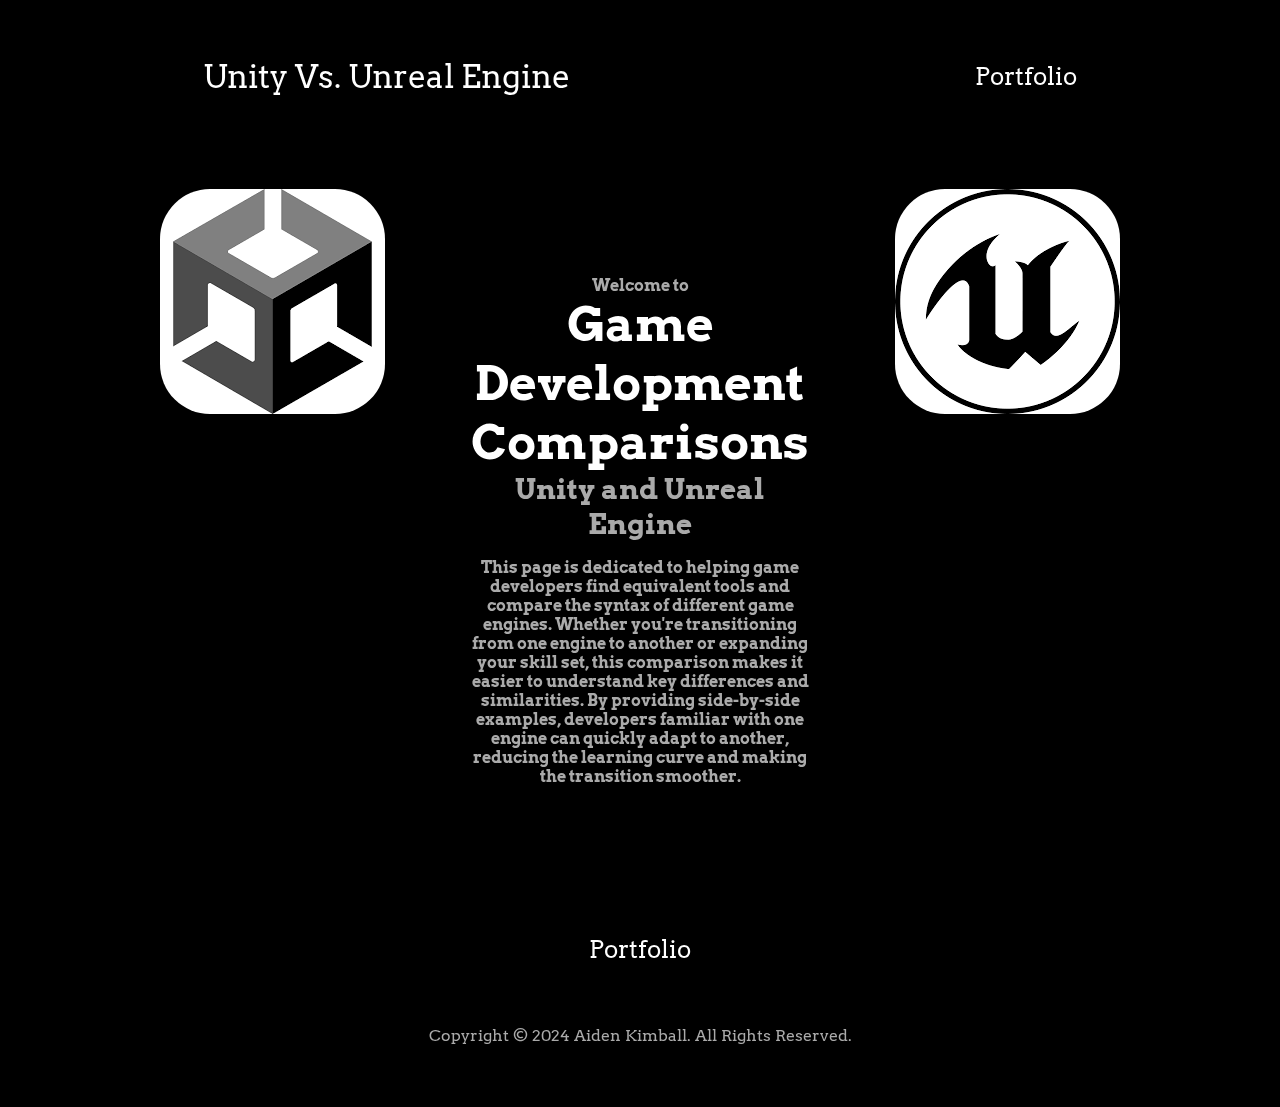
<file: comparison.html>
<!DOCTYPE html>
<html lang="en">
  <head>
    <meta charset="UTF-8">
    <meta name="viewport" content="width=device-width, initial-scale=1.0">
    <title>Comparison</title><!--This shows up by the tab not on the page-->
    <link rel="stylesheet" href="stylecomp.css">
    <link rel="stylesheet" href="mediaqueries.css">
    <link rel="website icon" type="png" href="Assets/portfolio-logo.png"><!--change this later when you have a new image-->
  </head>
    <body> 
      <nav id="desktop-nav">
            <div class="logo">Unity Vs. Unreal Engine</div>
            <div>
                <ul class="nav-links">
                    <li><a href="index.html">Portfolio</a></li>
                </ul>
            </div>
      </nav>
      <nav id="hamburger-nav">
            <div class="logo">Aiden Kimball</div>
            <div class="hamburger-menu">
                <div class="hamburger-icon" onclick="toggleMenu()">
                    <span></span>
                    <span></span>
                    <span></span>
                </div>
                <div class="menu-links">
                    <li><a href="index.html">Portfolio</a></li>
                </div>
            </div>
      </nav>
      <section id="about">
        <div class="section__pic-container">
            <img src="./Assets/Unity Logo.png" alt="Unity Logo" />
          </div>
            <div class="section__text">
              <p class="section__text__p1">Welcome to</p>
              <h1 class="title">Game Development Comparisons</h1>
              <p class="section__text__p2">Unity and Unreal Engine</p>
              <p class="section__text__p1">This page is dedicated to helping game developers find equivalent tools and compare the 
                syntax of different game engines. 
                Whether you're transitioning from one engine to another or expanding your skill set, this comparison makes 
                it easier to understand key differences and similarities.
                 By providing side-by-side examples, developers familiar with one engine can quickly adapt to another, 
                 reducing the learning curve and making the transition smoother.</p>
            </div>
            <div class="section__pic-container">
                <img src="./Assets/UnrealEngine.png" alt="Unreal Logo" />
              </div>
      </section>
                <footer>
                    <nav>
                      <div class="nav-links-container">
                        <ul class="nav-links">
                            <li><a href="index.html">Portfolio</a></li>
                        </ul>
                      </div>
                    </nav>
                    <p>Copyright &#169; 2024 Aiden Kimball. All Rights Reserved.</p>
                </footer>
        <script src="script.js"></script>  
    </body>
</html>
</file>
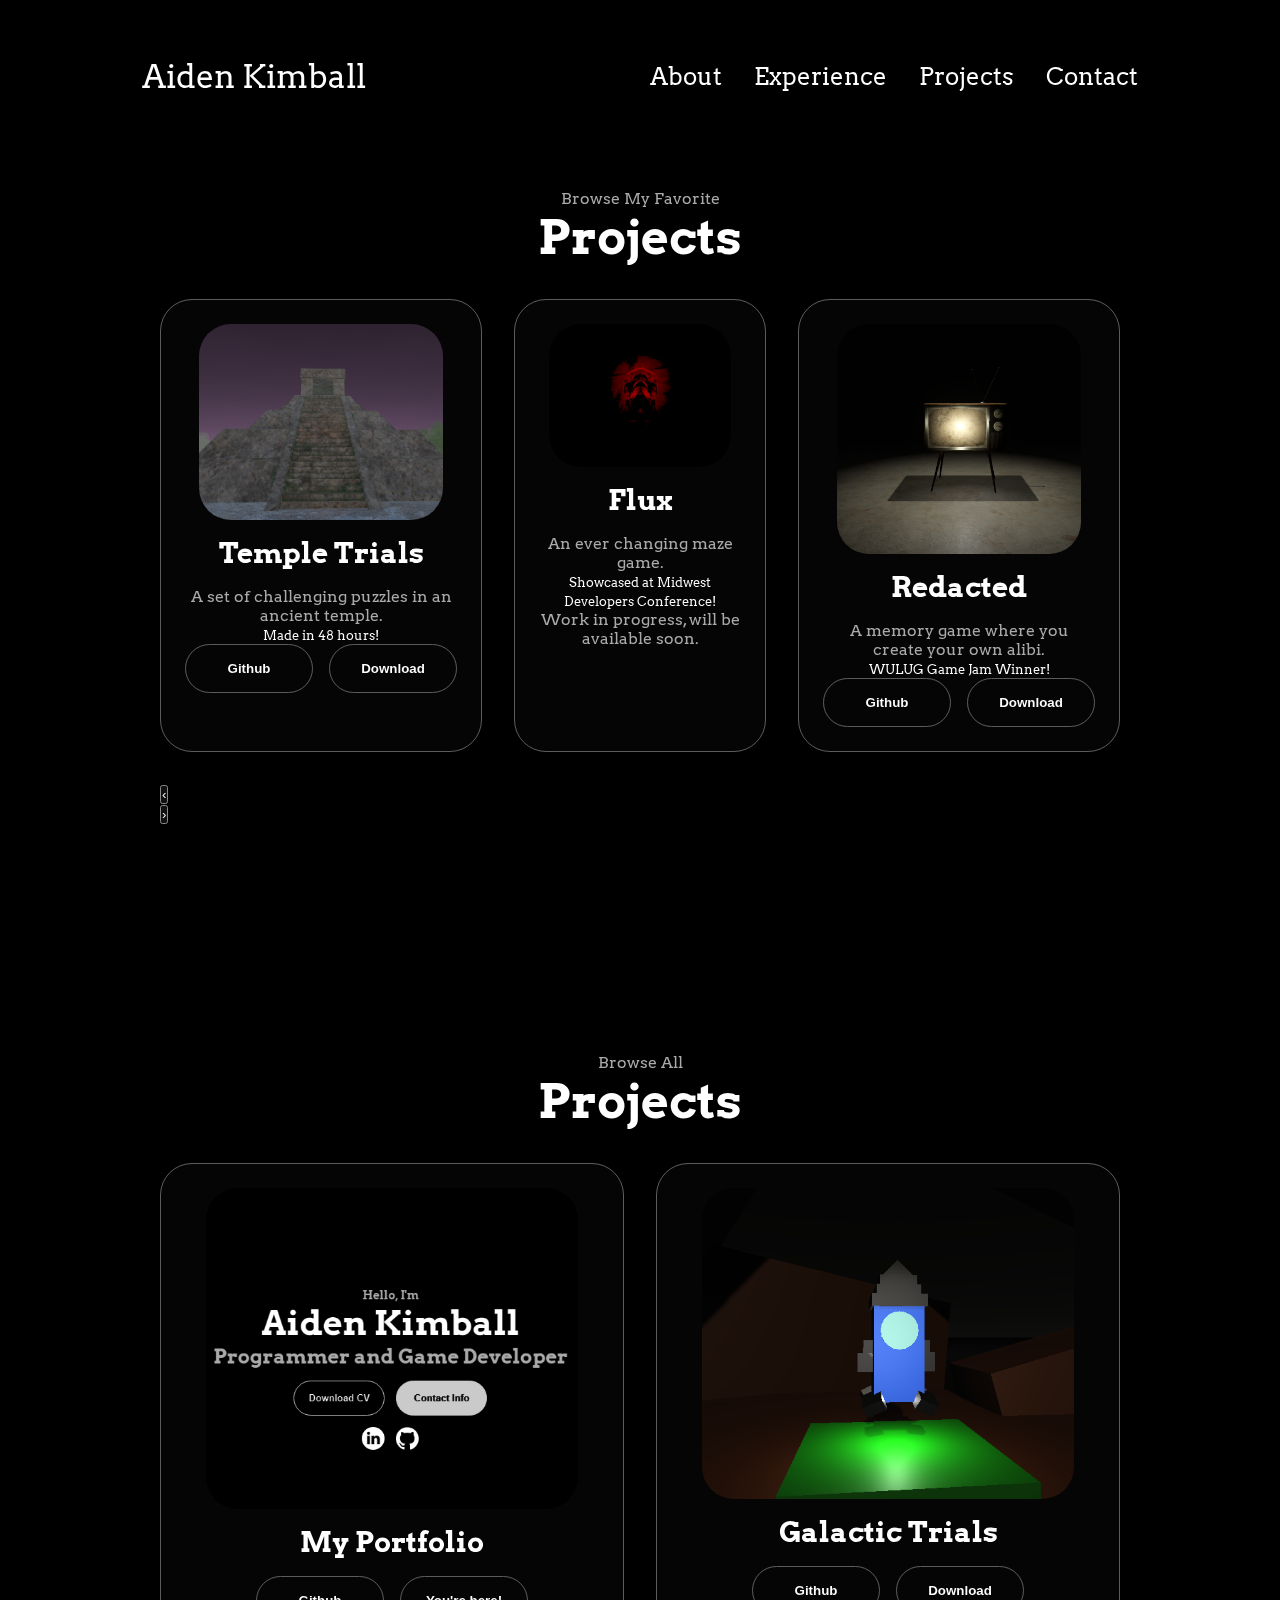
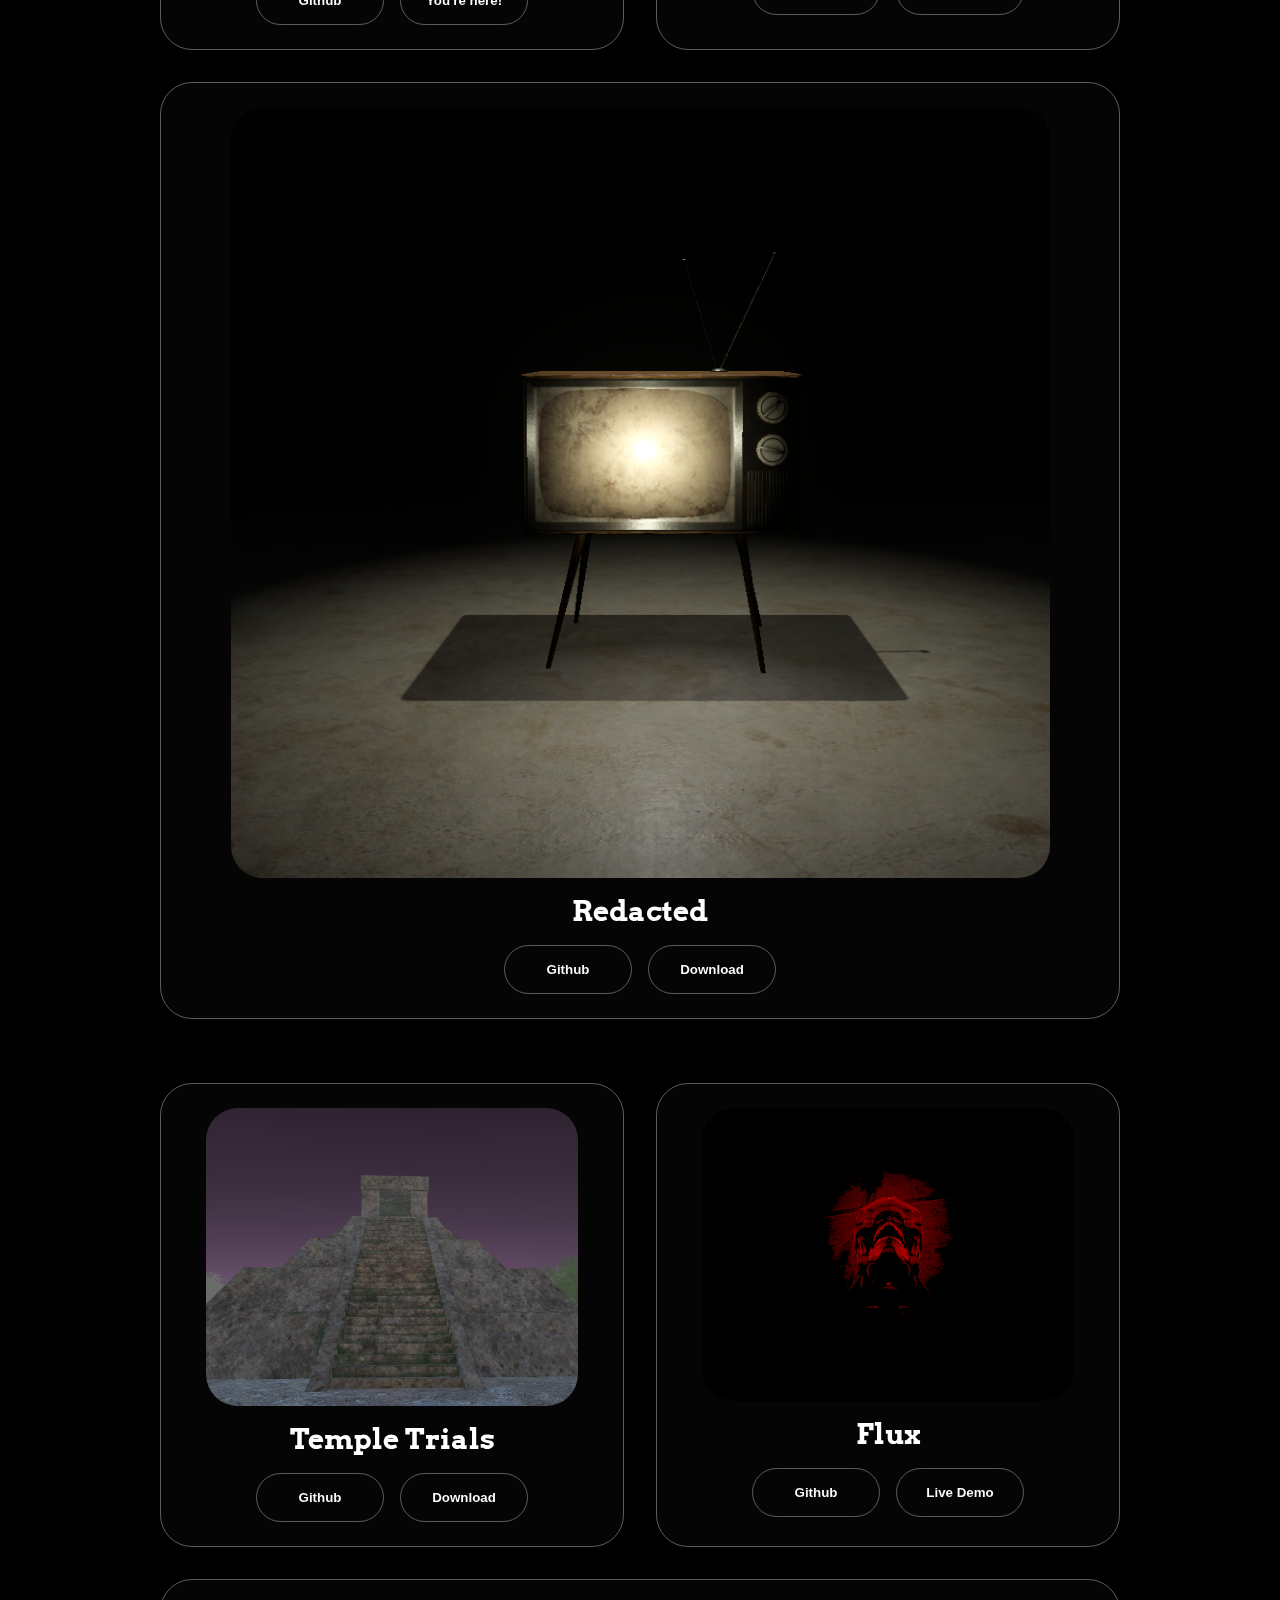
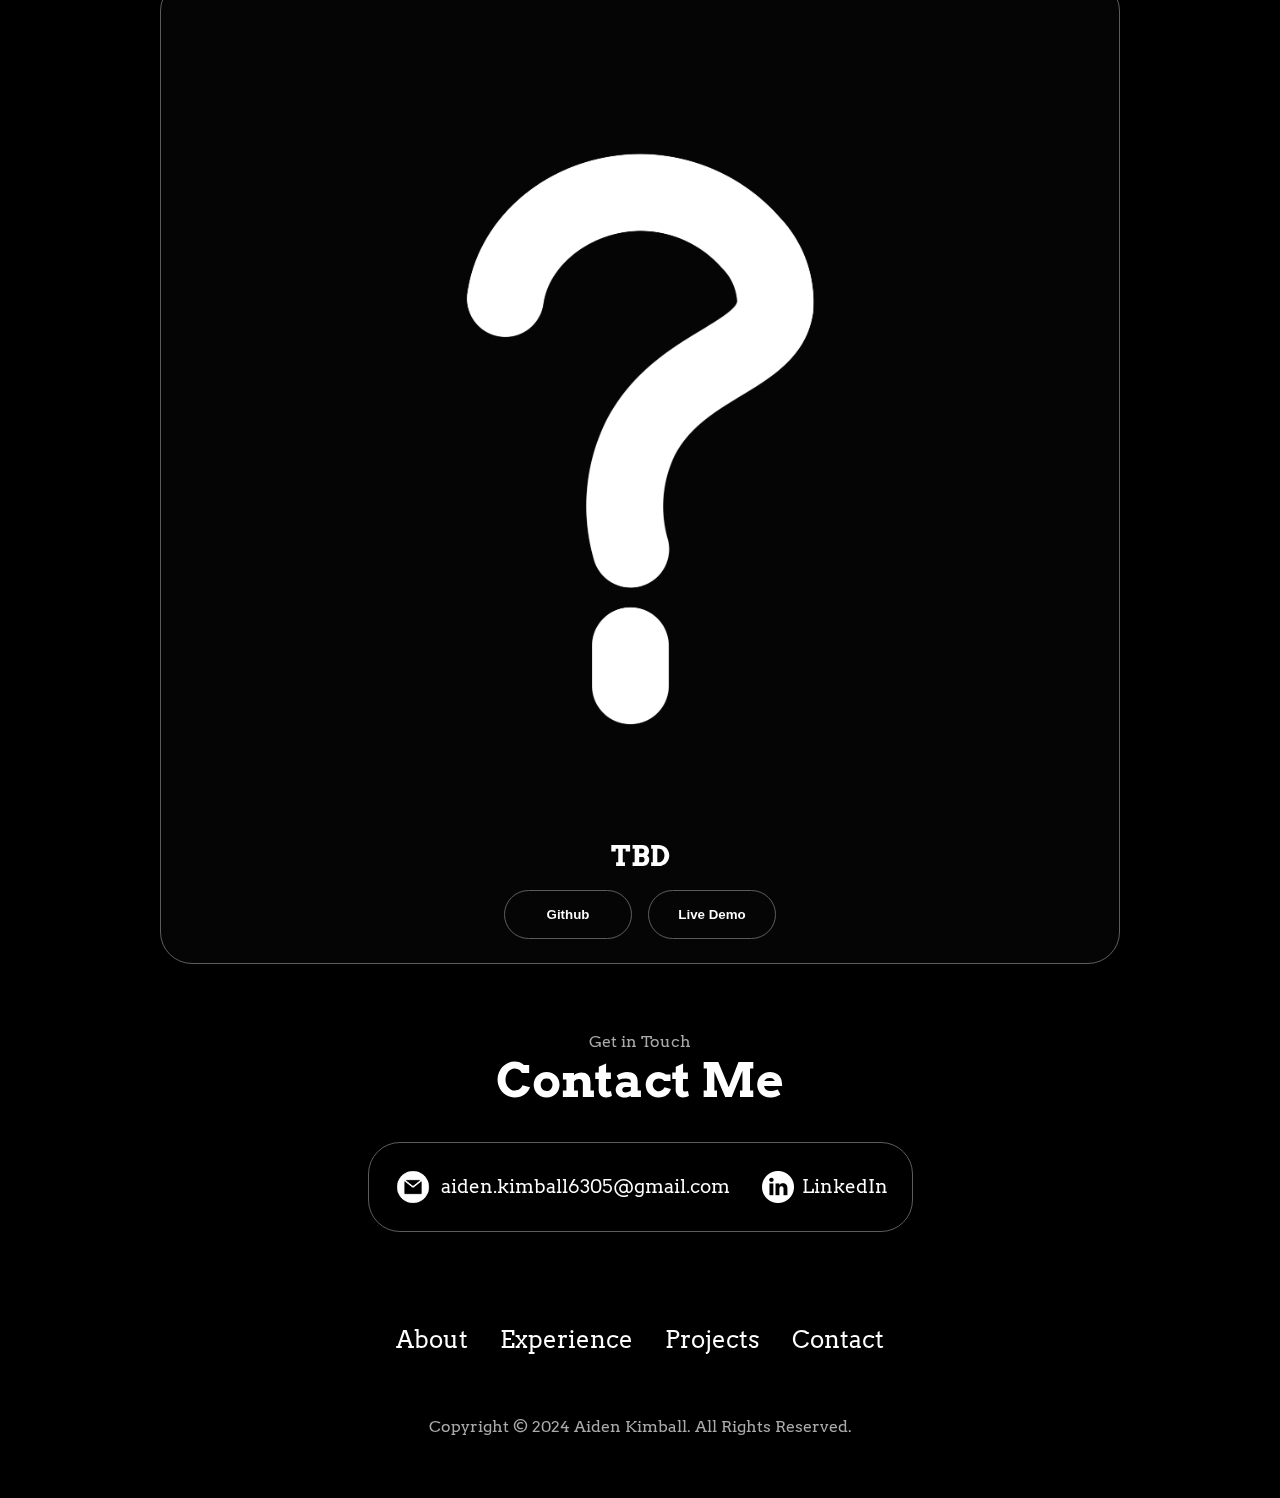
<file: projects.html>
<!DOCTYPE html>
<html lang="en">
  <head>
    <meta charset="UTF-8" />
    <meta name="viewport" content="width=device-width, initial-scale=1.0" />
    <title>My Projects</title>
    <link rel="stylesheet" href="style.css" />
    <link rel="stylesheet" href="mediaqueries.css" />
    <link rel="website icon" type="png" href="Assets/Icons/portfolio-logo.png" />
  </head>

  <body>
    <!-- ==================== NAVIGATION ==================== -->
    <!-- Desktop Navigation -->
    <nav id="desktop-nav">
      <div class="logo">Aiden Kimball</div>
      <div>
        <ul class="nav-links">
          <li><a href="index.html#about">About</a></li>
          <li><a href="index.html#experience">Experience</a></li>
          <li><a href="#projects">Projects</a></li>
          <li><a href="#contact">Contact</a></li>
        </ul>
      </div>
    </nav>

    <!-- Mobile Navigation -->
    <nav id="hamburger-nav">
      <div class="logo">Aiden Kimball</div>
      <div class="hamburger-menu">
        <div class="hamburger-icon" onclick="toggleMenu()">
          <span></span>
          <span></span>
          <span></span>
        </div>
        <div class="menu-links">
          <li><a href="index.html#about" onclick="toggleMenu()">About</a></li>
          <li><a href="index.html#experience" onclick="toggleMenu()">Experience</a></li>
          <li><a href="#projects" onclick="toggleMenu()">Projects</a></li>
          <li><a href="#contact" onclick="toggleMenu()">Contact</a></li>
        </div>
      </div>
    </nav>

    <!-- ==================== SHOWCASE CAROUSEL SECTION ==================== -->
    <section id="showcase">
      <p class="section__text__p1">Browse My Favorite</p>
      <h1 class="title">Projects</h1>

      <div class="showcase-carousel">
        <div class="about-containers">
          <!-- Showcase Project 1: Temple Trials -->
          <div id="showcase1" class="details-container color-container">
            <div class="article-container">
              <img src="Assets/ProjectCovers/Temple.PNG" alt="Project 4" class="project-img" />
            </div>
            <h2 class="experience-sub-title project-title">Temple Trials</h2>
            <p>A set of challenging puzzles in an ancient temple.</p>
            <small>Made in 48 hours!</small>

            <div class="btn-container">
              <button 
                class="btn btn-color-2 project-btn" 
                onclick="window.open('https://github.com/akimball6305/MicroJam-Ancient', '_blank')">
                Github
              </button>
              <button 
                class="btn btn-color-2 project-btn" 
                onclick="window.open('https://aidenk6305.itch.io/temple-trials', '_blank')">
                Download
              </button>
            </div>
          </div>

          <!-- Showcase Project 2: Flux -->
          <div id="showcase2" class="details-container color-container">
            <div class="article-container">
              <img src="Assets/ProjectCovers/MAZEIcon.png" alt="Project 5" class="project-img" />
            </div>
            <h2 class="experience-sub-title project-title">Flux</h2>
            <p>An ever changing maze game.</p>
            <small>Showcased at Midwest Developers Conference!</small>

            <div class="btn-container">
              <p>Work in progress, will be available soon.</p>
              <!-- <button 
                class="btn btn-color-2 project-btn" 
                onclick="location.href='https://github.com/akimball6305'">
                Github
              </button>
              <button 
                class="btn btn-color-2 project-btn" 
                onclick="location.href='https://aidendevelops.com/'">
                Live Demo
              </button> -->
            </div>
          </div>

          <!-- Showcase Project 3: Redacted -->
          <div id="showcase3" class="details-container color-container">
            <div class="article-container">
              <img 
                src="Assets/ProjectCovers/coverRedacted.png" 
                alt="Project 3" 
                class="project-img" />
            </div>
            <h2 class="experience-sub-title project-title">Redacted</h2>
            <p>A memory game where you create your own alibi.</p>
            <small>WULUG Game Jam Winner!</small>

            <div class="btn-container">
              <button 
                class="btn btn-color-2 project-btn" 
                onclick="window.open('https://github.com/ZaneWallace20/Game_Jam', '_blank')">
                Github
              </button>
              <button 
                class="btn btn-color-2 project-btn" 
                onclick="window.open('https://aidenk6305.itch.io/redacted', '_blank')">
                Download
              </button>
            </div>
          </div>
        </div>

        <!-- Carousel Navigation -->
        <div class="carousel-nav">
          <button 
            class="carousel-btn" 
            onclick="prevSlide()" 
            aria-label="Previous project">‹</button>
          <div class="carousel-indicators"></div>
          <button 
            class="carousel-btn" 
            onclick="nextSlide()" 
            aria-label="Next project">›</button>
        </div>
      </div>
    </section>

    <!-- ==================== ALL PROJECTS SECTION ==================== -->
    <section id="projects">
      <p class="section__text__p1">Browse All</p>
      <h1 class="title">Projects</h1>

      <div class="experience-details-container">
        <!-- Row 1: First 3 Projects -->
        <div class="about-containers">
          <!-- Project 1: Portfolio -->
          <div class="details-container color-container">
            <div class="article-container">
              <img 
                src="Assets/ProjectCovers/project-1.png" 
                alt="Project 1" 
                class="project-img" />
            </div>
            <h2 class="experience-sub-title project-title">My Portfolio</h2>

            <div class="btn-container">
              <button 
                class="btn btn-color-2 project-btn" 
                onclick="window.open('https://github.com/akimball6305/Portfolio', '_blank')">
                Github
              </button>
              <button 
                class="btn btn-color-2 project-btn" 
                onclick="window.open('https://aidendevelops.com/', '_blank')">
                You're here!
              </button>
            </div>
          </div>

          <!-- Project 2: Galactic Trials -->
          <div class="details-container color-container">
            <div class="article-container">
              <img 
                src="Assets/ProjectCovers/rocket.PNG" 
                alt="Project 2" 
                class="project-img" />
            </div>
            <h2 class="experience-sub-title project-title">Galactic Trials</h2>

            <div class="btn-container">
              <button 
                class="btn btn-color-2 project-btn" 
                onclick="window.open('https://github.com/akimball6305/Galactic-Trials', '_blank')">
                Github
              </button>
              <button 
                class="btn btn-color-2 project-btn" 
                onclick="window.open('https://aidenk6305.itch.io/galactic-trials', '_blank')">
                Download
              </button>
            </div>
          </div>

          <!-- Project 3: Redacted -->
          <div class="details-container color-container">
            <div class="article-container">
              <img 
                src="Assets/ProjectCovers/coverRedacted.png" 
                alt="Project 3" 
                class="project-img" />
            </div>
            <h2 class="experience-sub-title project-title">Redacted</h2>

            <div class="btn-container">
              <button 
                class="btn btn-color-2 project-btn" 
                onclick="window.open('https://github.com/ZaneWallace20/Game_Jam', '_blank')">
                Github
              </button>
              <button 
                class="btn btn-color-2 project-btn" 
                onclick="window.open('https://aidenk6305.itch.io/redacted', '_blank')">
                Download
              </button>
            </div>
          </div>
        </div>

        <!-- Row 2: Next 3 Projects -->
        <div class="about-containers">
          <!-- Project 4: Temple Trials -->
          <div class="details-container color-container">
            <div class="article-container">
              <img 
                src="Assets/ProjectCovers/Temple.PNG" 
                alt="Project 4" 
                class="project-img" />
            </div>
            <h2 class="experience-sub-title project-title">Temple Trials</h2>

            <div class="btn-container">
              <button 
                class="btn btn-color-2 project-btn" 
                onclick="window.open('https://github.com/akimball6305/MicroJam-Ancient', '_blank')">
                Github
              </button>
              <button 
                class="btn btn-color-2 project-btn" 
                onclick="window.open('https://aidenk6305.itch.io/temple-trials', '_blank')">
                Download
              </button>
            </div>
          </div>

          <!-- Project 5: TBD/Flux -->
          <div class="details-container color-container">
            <div class="article-container">
              <img 
                src="Assets/ProjectCovers/MAZEIcon.png" 
                alt="Project 5" 
                class="project-img" />
            </div>
            <h2 class="experience-sub-title project-title">Flux</h2>

            <div class="btn-container">
              <button 
                class="btn btn-color-2 project-btn" 
                onclick="window.open('https://github.com/akimball6305', '_blank')">
                Github
              </button>
              <button 
                class="btn btn-color-2 project-btn" 
                onclick="window.open('https://aidendevelops.com/', '_blank')">
                Live Demo
              </button>
            </div>
          </div>

          <!-- Project 6: TBD -->
          <div class="details-container color-container">
            <div class="article-container">
              <img 
                src="Assets/ProjectCovers/questionmarkwhite.png" 
                alt="Project 6" 
                class="project-img" />
            </div>
            <h2 class="experience-sub-title project-title">TBD</h2>

            <div class="btn-container">
              <button 
                class="btn btn-color-2 project-btn" 
                onclick="window.open('https://github.com/akimball6305', '_blank')">
                Github
              </button>
              <button 
                class="btn btn-color-2 project-btn" 
                onclick="window.open('https://aidendevelops.com/', '_blank')">
                Live Demo
              </button>
            </div>
          </div>
        </div>
      </div>

      <!-- Scroll Arrow -->
      <img 
        src="Assets/Icons/arrow.png" 
        alt="Arrow icon" 
        class="icon arrow" 
        onclick="location.href='./#contact'" />
    </section>

    <!-- ==================== CONTACT SECTION ==================== -->
    <section id="contact">
      <p class="section__text__p1">Get in Touch</p>
      <h1 class="title">Contact Me</h1>

      <div class="contact-info-upper-container">
        <!-- Email Contact -->
        <div class="contact-info-container">
          <img 
            src="Assets/Icons/email1.png" 
            alt="Email icon" 
            class="icon contact-icon email-icon" />
          <p>
            <a href="mailto:aiden.kimball6305@gmail.com">
              aiden.kimball6305@gmail.com
            </a>
          </p>
        </div>

        <!-- LinkedIn Contact -->
        <div class="contact-info-container">
          <img 
            src="Assets/Icons/linkedin1.png" 
            alt="LinkedIn icon" 
            class="icon contact-icon" />
          <p>
            <a href="https://www.linkedin.com/in/aiden-kimball-496535281/" target="_blank">
              LinkedIn
            </a>
          </p>
        </div>
      </div>
    </section>

    <!-- ==================== FOOTER ==================== -->
    <footer>
      <nav>
        <div class="nav-links-container">
          <ul class="nav-links">
            <li><a href="index.html#about">About</a></li>
            <li><a href="index.html#experience">Experience</a></li>
            <li><a href="#projects">Projects</a></li>
            <li><a href="#contact">Contact</a></li>
          </ul>
        </div>
      </nav>
      <p>Copyright &#169; 2024 Aiden Kimball. All Rights Reserved.</p>
    </footer>

    <!-- ==================== SCRIPTS ==================== -->
    <script src="script.js"></script>
  </body>
</html>
</file>
<file: stylecomp.css>
/* GENERAL */
@import url("https://fonts.googleapis.com/css2?family=Arvo:ital,wght@0,400;0,700;1,400;1,700&family=Poppins:wght@300;400;500;600&family=Tiny5&display=swap");

* {
  margin: 0;
  padding: 0;
}

body {
  font-family: "Arvo", serif;
  filter: invert(100%);
  background-color: black;
}

img {
  filter: invert(100%);
}

html {
  scroll-behavior: smooth;
}

p {
  color: rgb(85, 85, 85);
}

/* TRANSITIONS */
a,
.btn {
  transition: all 300ms ease;
}

/* NAVIGATION */
nav,
.nav-links {
  display: flex;
}

nav {
  justify-content: space-around;
  align-items: center;
  height: 17vh;
}

.nav-links {
  gap: 2rem;
  list-style: none;
  font-size: 1.5rem;
}

a {
  color: black;
  text-decoration: none;
}

a:hover {
  color: grey;
  text-decoration: underline;
  text-underline-offset: 0.5rem;
  text-decoration-color: rgb(181, 181, 181);
}

.logo {
  font-size: 2rem;
}

.logo:hover {
  cursor: default;
}

/* HAMBURGER MENU */
#hamburger-nav {
  display: none;
}

.hamburger-menu {
  position: relative;
  display: inline-block;
  z-index: 1000;
}

.hamburger-icon {
  display: flex;
  flex-direction: column;
  justify-content: space-between;
  height: 24px;
  width: 30px;
  cursor: pointer;
}

.hamburger-icon span {
  width: 100%;
  height: 2px;
  background-color: black;
  transition: all 0.3s ease-in-out;
}

.menu-links {
  position: absolute;
  top: 100%;
  right: 0;
  background-color: white;
  width: fit-content;
  max-height: 0;
  overflow: hidden;
  transition: all 0.3s ease-in-out;
}

.menu-links a {
  display: block;
  padding: 10px;
  text-align: center;
  font-size: 1.5rem;
  color: black;
  text-decoration: none;
  transition: all 0.3s ease-in-out;
}

.menu-links li {
  list-style: none;
}

.menu-links.open {
  max-height: 300px;
}

.hamburger-icon.open span:first-child {
  transform: rotate(45deg) translate(10px, 5px);
}

.hamburger-icon.open span:nth-child(2) {
  opacity: 0;
}

.hamburger-icon.open span:last-child {
  transform: rotate(-45deg) translate(10px, -5px);
}

/* SECTIONS */
section {
  padding-top: 4vh;
  height: 96vh;
  margin: 0 10rem;
  box-sizing: border-box;
  min-height: fit-content;
}

/* PROFILE SECTION */
#about {
  display: flex;
  justify-content: center;
  gap: 5rem;
  height: 80vh;
}

.section__pic-container img{
    border-radius: 50px;
}

.section__text {
  align-self: center;
  text-align: center;
}

.section__text p {
  font-weight: 600;
}

.section__text__p1 {
  text-align: center;

}

.section__text__p2 {
  font-size: 1.75rem;
  margin-bottom: 1rem;
}

.title {
  font-size: 3rem;
  text-align: center;
}

/* FOOTER */
footer {
  height: 26vh;
  margin: 0 1rem;
}

footer p {
  text-align: center;
}
</file>
<file: mediaqueries.css>
@media screen and (max-width: 1400px) {
    #profile {
      height: 83vh;
      margin-bottom: 6rem;
    }
    .about-containers {
      flex-wrap: wrap;
    }
    #contact,
    #projects {
      height: fit-content;
    }
  }
  
  @media screen and (max-width: 1200px) {
    #desktop-nav {
      display: none;
    }
    #hamburger-nav {
      display: flex;
    }
    #experience,
    .experience-details-container {
      margin-top: 2rem;
    }
    #profile,
    .section-container {
      display: block;
    }
    .arrow {
      display: none;
    }
    section,
    .section-container {
      height: fit-content;
    }
    section {
      margin: 0 5%;
    }
    .section__pic-container {
      width: 275px;
      height: 275px;
      margin: 0 auto 2rem;
    }
    .about-containers {
      margin-top: 0;
    }
  }
  
  @media screen and (max-width: 600px) {
    #contact,
    footer {
      height: 40vh;
    }
    #profile {
      height: 83vh;
      margin-bottom: 0;
    }
    article {
      font-size: 1rem;
    }
    footer nav {
      height: fit-content;
      margin-bottom: 2rem;
    }
    .about-containers,
    .contact-info-upper-container,
    .btn-container {
      flex-wrap: wrap;
    }
    .contact-info-container {
      margin: 0;
    }
    .contact-info-container p,
    .nav-links li a {
      font-size: 1rem;
    }
    .experience-sub-title {
      font-size: 1.25rem;
    }
    .logo {
      font-size: 1.5rem;
    }
    .nav-links {
      flex-direction: column;
      gap: 0.5rem;
      text-align: center;
    }
    .section__pic-container {
      width: auto;
      height: 46vw;
      justify-content: center;
    }
    .section__text__p2 {
      font-size: 1.25rem;
    }
    .title {
      font-size: 2rem;
    }
    .text-container {
      text-align: justify;
    }
  }
</file>
<file: style.css>
/* GENERAL */

@import url("https://fonts.googleapis.com/css2?family=Arvo:ital,wght@0,400;0,700;1,400;1,700&family=Poppins:wght@300;400;500;600&family=Tiny5&display=swap");

* {
  margin: 0;
  padding: 0;
}

.icon {
  font-size: 32px;
}

body {
  font-family: "Arvo", serif;
  filter: invert(100%);
  background-color: black;
}

img {
  filter: invert(100%);
}


/* (test)body {
  font-family: "Arvo", serif;
  background-color: black;
  color: white;
}


.dark-mode a {
  color: white;
}
.dark-mode .container,
.dark-mode .details-container,
.dark-mode .menu-links {
  background-color: black;
  color: white;
  border-color: rgb(163, 163, 163);
}


.light-mode {
  background-color: white;
  color: black;
}

.light-mode a {
  color: black;
}

.light-mode .container,
.light-mode .details-container,
.light-mode .menu-links {
  background-color: white;
  color: black;
  border-color: rgb(53, 53, 53);
}


.btn-color-1, .btn-color-2 {
  border: rgb(53, 53, 53) 0.1rem solid;
}

.light-mode .btn-color-1, .light-mode .btn-color-2 {
  background: black;
  color: white;
  border: rgb(163, 163, 163) 0.1rem solid;
}

.dark-mode .btn-color-1, .dark-mode .btn-color-2 {
  background: white;
  color: black;
  border: rgb(163, 163, 163) 0.1rem solid;
}
 */

html {
  scroll-behavior: smooth;
}

p {
  color: rgb(85, 85, 85);
}

/* TRANSITION */

a,
.btn {
  transition: all 300ms ease;
}

/* DESKTOP NAV */

nav,
.nav-links {
  display: flex;
}

nav {
  justify-content: space-around;
  align-items: center;
  height: 17vh;
}

.nav-links {
  gap: 2rem;
  list-style: none;
  font-size: 1.5rem;
}

a {
  color: black;
  text-decoration: none;
  text-decoration-color: white;
}

a:hover {
  color: grey;
  text-decoration: underline;
  text-underline-offset: .5rem;
  text-decoration-color: rgb(181, 181, 181);
}

.logo {
  font-size: 2rem;
}

.logo:hover {
  cursor: default;
}

/* HAMBURGER MENU */

#hamburger-nav {
  display: none;
}

.hamburger-menu {
  position: relative;
  display: inline-block;
  z-index: 1000;
}

.hamburger-icon {
  display: flex;
  flex-direction: column;
  justify-content: space-between;
  height: 24px;
  width: 30px;
  cursor: pointer;
}

.hamburger-icon span {
  width: 100%;
  height: 2px;
  background-color: black;
  transition: all 0.3 ease-in-out;
}

.menu-links {
  position: absolute;
  top: 100%;
  right: 0;
  background-color: white;
  width: fit-content;
  max-height: 0;
  overflow: hidden;
  transition: all 0.3 ease-in-out;
}

.menu-links a {
  display: block;
  padding: 10px;
  text-align: center;
  font-size: 1.5rem;
  color: black;
  text-decoration: none;
  transition: all 0.3 ease-in-out;
}

.menu-links li {
  list-style: none;
}

.menu-links.open {
  max-height: 300px;
}

.hamburger-icon.open span:first-child {
  transform: rotate(45deg) translate(10px, 5px);
}

.hamburger-icon.open span:nth-child(2) {
  opacity: 0;
}

.hamburger-icon.open span:last-child {
  transform: rotate(-45deg) translate(10px, -5px);
}

.hamburger-icon span:first-child {
  transform: none;
}

.hamburger-icon span:first-child {
  opacity: 1;
}

.hamburger-icon span:first-child {
  transform: none;
}

/* SECTIONS */

section {
  padding-top: 4vh;
  height: 96vh;
  margin: 0 10rem;
  box-sizing: border-box;
  min-height: fit-content;
}

.section-container {
  display: flex;
}

/* PROFILE SECTION */

#profile {
  display: flex;
  justify-content: center;
  gap: 5rem;
  height: 80vh;
}

.section__pic-container {
  display: flex;
  height: 400px;
  width: 400px;
  margin: auto 0;
}

.section__text {
  align-self: center;
  text-align: center;
}

.section__text p {
  font-weight: 600;
}

.section__text__p1 {
  text-align: center;
}

.section__text__p2 {
  font-size: 1.75rem;
  margin-bottom: 1rem;
}

.title {
  font-size: 3rem;
  text-align: center;
}

#socials-container {
  display: flex;
  justify-content: center;
  margin-top: 1rem;
  gap: 1rem;
}

/* ICONS */

.icon {
  cursor: pointer;
  height: 2rem;
}

/* BUTTONS */

.btn-container {
  display: flex;
  justify-content: center;
  gap: 1rem;
}

.btn {
  font-weight: 600;
  transition: all 300ms ease;
  padding: 1rem;
  width: 8rem;
  border-radius: 2rem;
}

.btn-color-1,
.btn-color-2 {
  border: rgb(53, 53, 53) 0.1rem solid;
}

.btn-color-1:hover,
.btn-color-2:hover {
  cursor: pointer;
}

.btn-color-1,
.btn-color-2:hover {
  background: rgb(53, 53, 53);
  color: white;
}

.btn-color-1:hover {
  background: rgb(0, 0, 0);
}

.btn-color-2 {
  background: none;
}

.btn-color-2:hover {
  border: rgb(255, 255, 255) 0.1rem solid;
}

.btn-container {
  gap: 1rem;
}

/* ABOUT SECTION */

#about {
  position: relative;
}

.about-containers {
  gap: 2rem;
  margin-bottom: 2rem;
  margin-top: 2rem;
}

.about-details-container {
  justify-content: center;
  flex-direction: column;
}

.about-containers,
.about-details-container {
  display: flex;
}

.about-pic {
  border-radius: 2rem;
}

.arrow {
  position: absolute;
  right: -5rem;
  bottom: 2.5rem;
}

.details-container {
  padding: 1.5rem;
  flex: 1;
  background: white;
  border-radius: 2rem;
  border: rgb(53, 53, 53) 0.1rem solid;
  border-color: rgb(163, 163, 163);
  text-align: center;
}

.section-container {
  gap: 4rem;
  height: 80%;
}

.section__pic-container {
  height: 400px;
  width:400px;
  margin: auto 0;
}

/* EXPERIENCE SECTION */

#experience {
  position: relative;
}


.experience-sub-title {
  color: rgb(85, 85, 85);
  font-weight: 600;
  font-size: 1.75rem;
  margin-bottom: 2rem;
}

.experience-details-container {
  display: flex;
  justify-content: center;
  flex-direction: column;
}

.article-container {
  display: flex;
  text-align: left;
  flex-wrap: wrap;
  flex-direction: row;
  gap: 3rem;
  justify-content: space-around;
}

article {
  display: flex;
  width: 10rem;
  justify-content: flex-start;
  gap: 0.5rem;
}

article .icon {
  cursor: default;
}

/* PROJECTS SECTION */

#projects {
  position: relative;
}

.color-container {
  border-color: rgb(163, 163, 163);
  background: rgb(250, 250, 250);
}

.project-img {
  border-radius: 2rem;
  width: 90%;
  height: 90%;
}

.project-title {
  margin: 1rem;
  color: black;
}

.project-btn {
  color: black;
  border-color: rgb(163, 163, 163);
}

/* CONTACT */

#contact {
  display: flex;
  justify-content: center;
  flex-direction: column;
  height: 70vh;
}

.contact-info-upper-container {
  display: flex;
  justify-content: center;
  border-radius: 2rem;
  border: rgb(53, 53, 53) 0.1rem solid;
  border-color: rgb(163, 163, 163);
  background: (250, 250, 250);
  margin: 2rem auto;
  padding: 0.5rem;
}

.contact-info-container {
  display: flex;
  align-items: center;
  justify-content: center;
  gap: 0.5rem;
  margin: 1rem;
}

.contact-info-container p {
  font-size: larger;
}

.contact-icon {
  cursor: default;
}

.email-icon {
  height: 2.5rem;
}

/* FOOTER SECTION */

footer {
  height: 26vh;
  margin: 0 1rem;
}

footer p {
  text-align: center;
}
</file>
